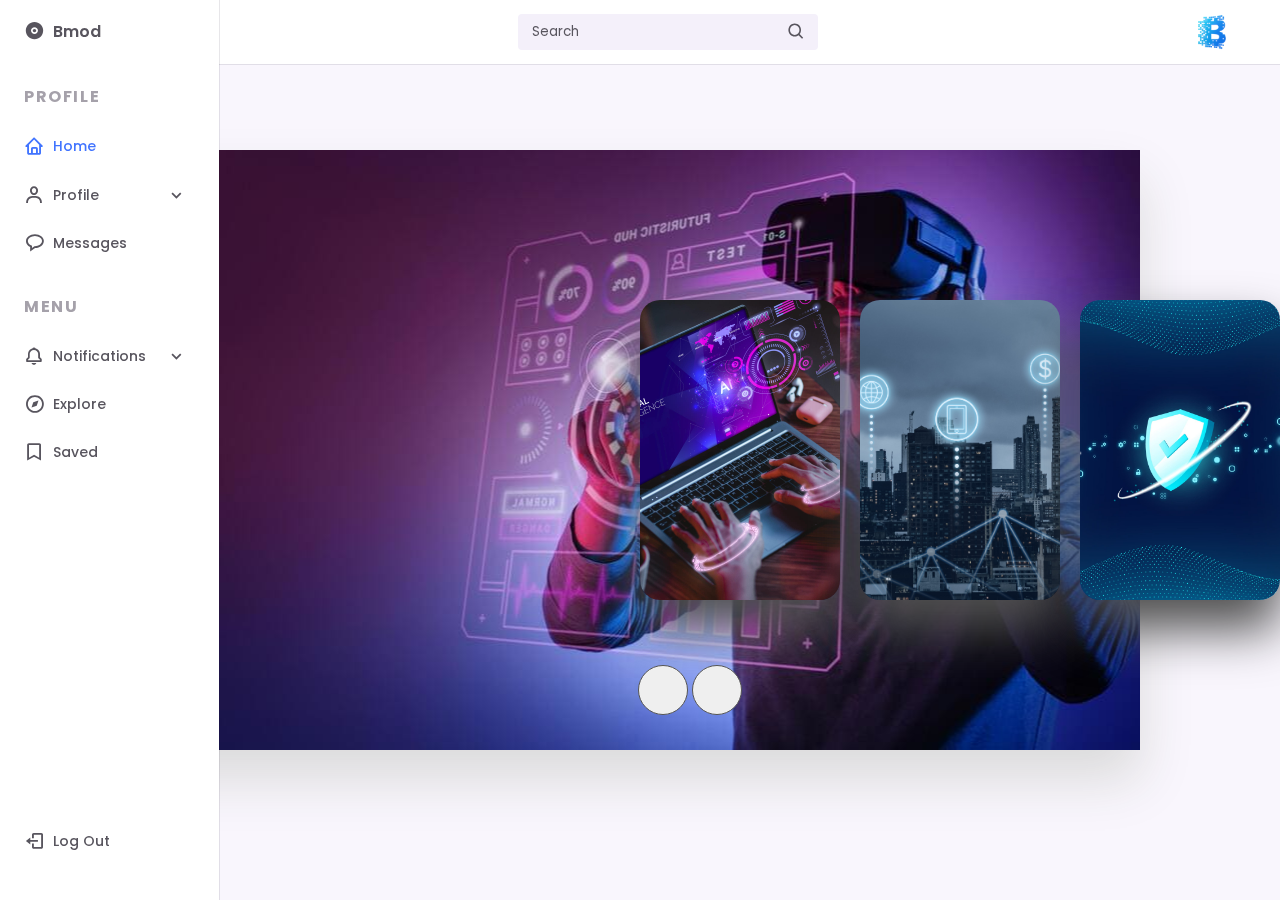
<file: index.html>
<!DOCTYPE html>
<html lang="pt-br">
<head>
    <meta charset="UTF-8">
    <meta name="viewport" content="width=device-width, initial-scale=1.0">
    <meta http-equiv="X-UA-Compatible" content="IE-edge">
    <link rel="preconnect" href="https://fonts.googleapis.com">
    <link rel="preconnect" href="https://fonts.gstatic.com" crossorigin>
    <link rel="stylesheet" href="https://cdn.jsdelivr.net/npm/boxicons@latest/css/boxicons.min.css">
    <link rel="stylesheet" href="css/style.css">
    <link rel="stylesheet" href="css/slider.css">
    <link rel ="website icon" type="svg" href="/assets/FavIcon.png">
    <title>Home</title>
</head>
<body>
  <!--========== HEADER ==========-->
  <header class="header">
    <div class="header__container">
      <img src="assets/logo.png" alt="" class="header__img">
        <a href="/index.html" class="header__logo">Bmod</a>

    <div class="header__search">
    <input type="search" placeholder="Search" class="header__input">
    <i class='bx bx-search header__icon'></i>
    </div>

    <div class="header__toggle">
    <i class='bx bx-menu' id="header-toggle"></i>
    </div>
      </div>
  </header>

  <!--========== NAV ==========-->
  <div class="nav" id="navbar">
    <nav class="nav__container">
    <div>
    <a href="/index.html" class="nav__link nav__logo">
    <i class='bx bxs-disc nav__icon' ></i>
     <span class="nav__logo-name">Bmod</span>
    </a>

    <div class="nav__list">
    <div class="nav__items">
    <h3 class="nav__subtitle">Profile</h3>

    <a href="#" class="nav__link active">
    <i class='bx bx-home nav__icon' ></i>
    <span class="nav__name">Home</span>
    </a>
                      
    <div class="nav__dropdown">
    <a href="#" class="nav__link">
    <i class='bx bx-user nav__icon' ></i>
    <span class="nav__name">Profile</span>
    <i class='bx bx-chevron-down nav__icon nav__dropdown-icon'></i>
    </a>

    <div class="nav__dropdown-collapse">
    <div class="nav__dropdown-content">
    <a href="/Profile/password.html" class="nav__dropdown-item">Passwords</a>
    <a href="/Profile/mail.html" class="nav__dropdown-item">Mail</a>
    <a href="/Profile/Accounts.html" class="nav__dropdown-item">Accounts</a>
    </div>
    </div>
    </div>

    <a href="/Messages/messages.html" class="nav__link">
    <i class='bx bx-message-rounded nav__icon' ></i>
    <span class="nav__name">Messages</span>
    </a>
    </div>

    <div class="nav__items">
    <h3 class="nav__subtitle">Menu</h3>

    <div class="nav__dropdown">
    <a href="#" class="nav__link">
    <i class='bx bx-bell nav__icon' ></i>
    <span class="nav__name">Notifications</span>
    <i class='bx bx-chevron-down nav__icon nav__dropdown-icon'></i>
    </a>

    <div class="nav__dropdown-collapse">
    <div class="nav__dropdown-content">
    <a href="#" class="nav__dropdown-item">Blocked</a>
    <a href="#" class="nav__dropdown-item">Silenced</a>
    <a href="#" class="nav__dropdown-item">Publish</a>
    <a href="#" class="nav__dropdown-item">Program</a>
    </div>
    </div>
    </div>

  <a href="#" class="nav__link">
  <i class='bx bx-compass nav__icon' ></i>
  <span class="nav__name">Explore</span>
  </a>
  <a href="#" class="nav__link">
  <i class='bx bx-bookmark nav__icon' ></i>
  <span class="nav__name">Saved</span>
  </a>
  </div>
  </div>
  </div>

  <a href="#" class="nav__link nav__logout">
  <i class='bx bx-log-out nav__icon' ></i>
  <span class="nav__name">Log Out</span>
  </a>
  </nav>
  </div>

  <!--========== CONTENTS ==========-->
  <main>
    <div class="container">
     <div id="slide">
      <div class="item" style="background-image: url(/assets/slidetest.jpg);">
       <div class="content">
         <div class="name">CAREER</div>
         <div class="des">Lorem ipsum dolor sit, amet consectetur adipisicing elit. Quia, exercitationem. Saepe, deleniti. Adipisci illum, vero ex id inventore, dolores eos doloribus quam consectetur odit blanditiis. Laudantium at odit quibusdam impedit!</div>
     </div>
      </div>

    <div class="item" style="background-image: url(/assets/2.jpg);">
        <div class="content">
        <div class="name">TECNOLOGY</div>
        <div class="des">Lorem ipsum dolor sit amet consectetur adipisicing elit. Perspiciatis sit beatae pariatur repudiandae fuga placeat deserunt, dolores enim. Deserunt dolorem quis optio mollitia fuga facilis exercitationem accusamus pariatur incidunt quae?</div>
     </div>
     </div>

    <div class="item" style="background-image: url(/assets/3.jpg);">
        <div class="content">
        <div class="name">ARTIFICIAL INTELLIGENCE</div>
        <div class="des">Lorem ipsum dolor sit amet consectetur adipisicing elit. </div>
    </div>
    </div>

    <div class="item" style="background-image: url(/assets/4.jpg);">
        <div class="content">
        <div class="name">CLOUD</div>
        <div class="des">Expedita dolore magnam eveniet explicabo voluptate doloribus veritatis, 
            eos cupiditate adipisci autem neque ipsam ab sint officia! 
            </div>
    </div>
    </div>

    <div class="item" style="background-image: url(/assets/7.jpg);">
        <div class="content">
        <div class="name">SECURITY</div>
        <div class="des">Mollitia suscipit veniam eos adipisci!</div>
       
    </div>
    </div>

    <div class="item" style="background-image: url(/assets/6.jpg);">
        <div class="content">
        <div class="name">NEWS</div>
        <div class="des">Lorem ipsum dolor sit amet consectetur adipisicing elit. Commodi qui assumenda cum consequatur odit esse nisi vitae, sit veniam unde numquam quidem. Qui nemo natus enim distinctio, blanditiis veritatis dolores!</div>
    </div>
    </div>
    </div>

        <div class="buttons">
        <button id="prev"><i class="fa-solid fa-angle-left"></i></button>
        <button id="next"><i class="fa-solid fa-angle-right"></i></button>
        </div>
    </div>
</main>


  </main>


  <script src="/js/main.js"></script>
  <script src="/js/slider.js"></script>

 
  
</div>
</body>
</body>
</html>
</file>
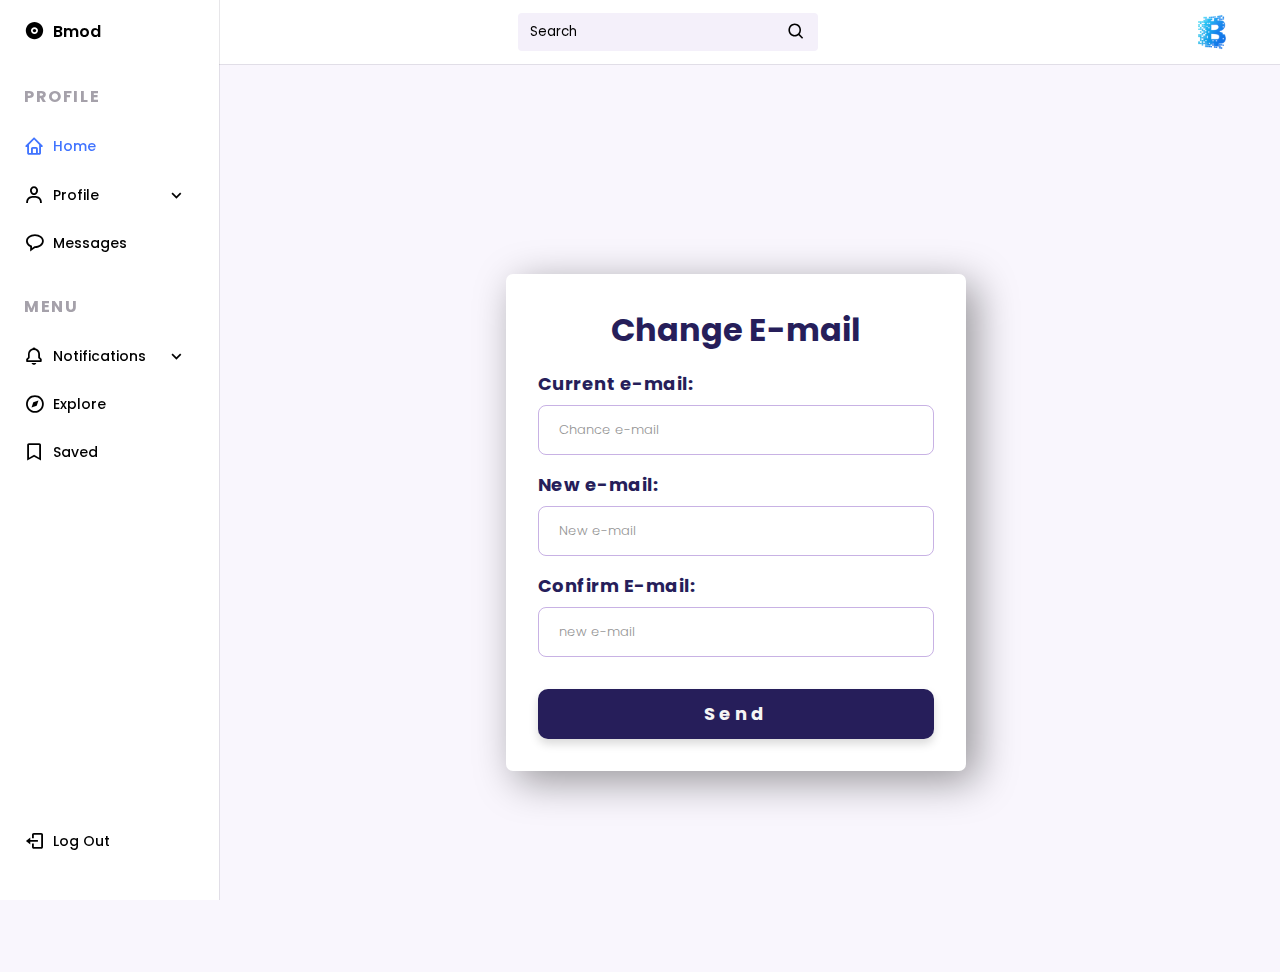
<file: Profile/mail.html>
<html lang="pt-br">
<head>
    <meta charset="UTF-8">
    <meta name="viewport" content="width=device-width, initial-scale=1.0">
    <meta http-equiv="X-UA-Compatible" content="IE-edge">
    <link rel="preconnect" href="https://fonts.googleapis.com">
    <link rel="preconnect" href="https://fonts.gstatic.com" crossorigin>
    <link rel="stylesheet" href="https://cdn.jsdelivr.net/npm/boxicons@latest/css/boxicons.min.css">
    <link rel="stylesheet" href="/css/style.css">
    <link rel="stylesheet" href="/Profile/css/password.css">
    <link rel ="website icon" type="svg" href="/assets/FavIcon.png">
    <title>Mail</title>
</head>

<body>
    <!--========== HEADER ==========-->
    <header class="header">
      <div class="header__container">
        <img src="/assets/logo.png" alt="" class="header__img">
          <a href="/index.html" class="header__logo">Bmod</a>
  
      <div class="header__search">
      <input type="search" placeholder="Search" class="header__input">
      <i class='bx bx-search header__icon'></i>
      </div>
  
      <div class="header__toggle">
      <i class='bx bx-menu' id="header-toggle"></i>
      </div>
        </div>
    </header>
  
    <!--========== NAV ==========-->
    <div class="nav" id="navbar">
      <nav class="nav__container">
      <div>
      <a href="/index.html" class="nav__link nav__logo">
      <i class='bx bxs-disc nav__icon' ></i>
       <span class="nav__logo-name">Bmod</span>
      </a>
  
      <div class="nav__list">
      <div class="nav__items">
      <h3 class="nav__subtitle">Profile</h3>
  
      <a href="/index.html" class="nav__link active">
      <i class='bx bx-home nav__icon' ></i>
      <span class="nav__name">Home</span>
      </a>
                        
      <div class="nav__dropdown">
      <a href="#" class="nav__link">
      <i class='bx bx-user nav__icon' ></i>
      <span class="nav__name">Profile</span>
      <i class='bx bx-chevron-down nav__icon nav__dropdown-icon'></i>
      </a>
  
      <div class="nav__dropdown-collapse">
      <div class="nav__dropdown-content">
      <a href="/Profile/password.html" class="nav__dropdown-item">Passwords</a>
      <a href="/Profile/mail.html" class="nav__dropdown-item">Mail</a>
      <a href="/Profile/Accounts.html" class="nav__dropdown-item">Accounts</a>
      </div>
      </div>
      </div>
  
      <a href="/Messages/messages.html" class="nav__link">
      <i class='bx bx-message-rounded nav__icon' ></i>
      <span class="nav__name">Messages</span>
      </a>
      </div>
  
      <div class="nav__items">
      <h3 class="nav__subtitle">Menu</h3>
  
      <div class="nav__dropdown">
      <a href="#" class="nav__link">
      <i class='bx bx-bell nav__icon' ></i>
      <span class="nav__name">Notifications</span>
      <i class='bx bx-chevron-down nav__icon nav__dropdown-icon'></i>
      </a>
  
      <div class="nav__dropdown-collapse">
      <div class="nav__dropdown-content">
      <a href="#" class="nav__dropdown-item">Blocked</a>
      <a href="#" class="nav__dropdown-item">Silenced</a>
      <a href="#" class="nav__dropdown-item">Publish</a>
      <a href="#" class="nav__dropdown-item">Program</a>
      </div>
      </div>
      </div>
  
    <a href="#" class="nav__link">
    <i class='bx bx-compass nav__icon' ></i>
    <span class="nav__name">Explore</span>
    </a>
    <a href="#" class="nav__link">
    <i class='bx bx-bookmark nav__icon' ></i>
    <span class="nav__name">Saved</span>
    </a>
    </div>
    </div>
    </div>
  
    <a href="#" class="nav__link nav__logout">
    <i class='bx bx-log-out nav__icon' ></i>
    <span class="nav__name">Log Out</span>
    </a>
    </nav>
    </div>
  
    <!--========== CONTENTS ==========-->
<main>       
 <div class="centering">
    <form class="my-form">
    <div class="password-new-row">
    <h1> Change E-mail</h1>
                </div>
        
<div class="text-field">
    <label for="password">Current e-mail:</label>
    <input 
    aria-label="E-mail" 
    type="E-mail" 
    id="E-mail" 
    name="E-mail" 
    placeholder="Chance e-mail" 
    required>
    
            </div>  


            
    <div class="text-field">
    <label for="password">New e-mail:</label>
    <input 
    id="E-mail" 
    type="E-mail" 
    aria-label="E-mail"
    name="E-mail" 
    placeholder="New e-mail"  
    required>
            </div>

    <div class="text-field">
    <label for="password">Confirm E-mail:</label>
    <input 
    id="E-mail" 
    type="E-mail" 
    aria-label="E-mail"
    name="E-mail" 
    placeholder="new e-mail" 
    required>
            </div>        

        
<input type="submit" class="my-form__button" value="Send">    
                
</div>
</div>
</form> 
 </div>
    </main> 
  
  
    <script src="/js/main.js"></script>
  </body>
  </html>
</file>
<file: css/style.css>
/*========== GOOGLE FONTS ==========*/
@import url("https://fonts.googleapis.com/css2?family=Poppins:wght@400;500;600&display=swap");


:root {
  --header-height: 3.5rem;
  --nav-width: 219px;


  --first-color: #4174ff;
  --first-color-light:  #F4F0FA;
  --title-color:  #19181B;
  --text-color: #58555E;
  --text-color-light: #A5A1AA;
  --body-color: #F9F6FD;
  --container-color: #FFFFFF;


  --body-font: 'Poppins', sans-serif;
  --normal-font-size: .938rem;
  --small-font-size: .75rem;
  --smaller-font-size: .75rem;

  
  --font-medium: 500;
  --font-semi-bold: 600;
  --z-fixed: 100;
}

@media screen and (min-width: 1024px) {

:root {
--normal-font-size: 1rem;
--small-font-size: .875rem;
--smaller-font-size: .813rem;
}
}


*, ::before, ::after {
  box-sizing: border-box;
}

body {
margin: var(--header-height) 0 0 0;
padding: 1rem 1rem 0;
font-family: var(--body-font);
font-size: var(--normal-font-size);
background-color: var(--body-color);
color: var(--text-color);
}

h3 {
margin: 0;
}

a {
text-decoration: none;
}

img {
max-width: 100%;
height: auto;
}

/*========== HEADER ==========*/
.header {
position: fixed;
top: 0;
left: 0;
width: 100%;
background-color: var(--container-color);
box-shadow: 0 1px 0 rgba(22, 8, 43, 0.1);
padding: 0 1rem;
z-index: var(--z-fixed);
}

.header__container {
display: flex;
align-items: center;
height: var(--header-height);
justify-content: space-between;
}

.header__img {
width: 35px;
height: 35px;
border-radius: 50%;
}

.header__logo {
color: var(--title-color);
font-weight: var(--font-medium);
display: none;
}

.header__search {
display: flex;
padding: .40rem .75rem;
background-color: var(--first-color-light);
border-radius: .25rem;
}

.header__input {
width: 100%;
border: none;
outline: none;
background-color: var(--first-color-light);
}

.header__input::placeholder {
font-family: var(--body-font);
color: var(--text-color);
}

.header__icon, 
.header__toggle {
font-size: 1.2rem;
}

.header__toggle {
color: var(--title-color);
cursor: pointer;
}

/*========== NAV ==========*/
.nav {
position: fixed;
top: 0;
left: -100%;
height: 100vh;
padding: 1rem 1rem 0;
background-color: var(--container-color);
box-shadow: 1px 0 0 rgba(22, 8, 43, 0.1);
z-index: var(--z-fixed);
transition: .4s;
}

.nav__container {
height: 100%;
display: flex;
flex-direction: column;
justify-content: space-between;
padding-bottom: 3rem;
overflow: auto;
scrollbar-width: none; /* For mozilla */
}

/* For Google Chrome and others */
.nav__container::-webkit-scrollbar {
display: none;
}

.nav__logo {
font-weight: var(--font-semi-bold);
margin-bottom: 2.5rem;
}

.nav__list, 
.nav__items {
display: grid;
}

.nav__list {
row-gap: 2.5rem;
}

.nav__items {
row-gap: 1.5rem;
}

.nav__subtitle {
font-size: var(--normal-font-size);
text-transform: uppercase;
letter-spacing: .1rem;
color: var(--text-color-light);
}

.nav__link {
display: flex;
align-items: center;
color: var(--text-color);
}

.nav__link:hover {
color: var(--first-color);
}

.nav__icon {
font-size: 1.2rem;
margin-right: .5rem;
}

.nav__name {
font-size: var(--small-font-size);
font-weight: var(--font-medium);
white-space: nowrap;
}

.nav__logout {
margin-top: 5rem;
}

/* Dropdown */
.nav__dropdown {
overflow: hidden;
max-height: 21px;
transition: .4s ease-in-out;
}

.nav__dropdown-collapse {
background-color: var(--first-color-light);
border-radius: .25rem;
margin-top: 1rem;
}

.nav__dropdown-content {
display: grid;
row-gap: .5rem;
padding: .75rem 2.5rem .75rem 1.8rem;
}

.nav__dropdown-item {
font-size: var(--smaller-font-size);
font-weight: var(--font-medium);
color: var(--text-color);
}

.nav__dropdown-item:hover {
color: var(--first-color);
}

.nav__dropdown-icon {
margin-left: auto;
transition: .4s;
}

/* Show dropdown collapse */
.nav__dropdown:hover {
max-height: 100rem;
}

/* Rotate icon arrow */
.nav__dropdown:hover .nav__dropdown-icon {
transform: rotate(180deg);
}

/*===== Show menu =====*/
.show-menu {
left: 0;
}

/*===== Active link =====*/
.active {
color: var(--first-color);
}

/* ========== MEDIA QUERIES ==========*/
/* For small devices reduce search*/
@media screen and (max-width: 320px) {
  .header__search {
    width: 70%;
  }
}

@media screen and (min-width: 768px) {
  body {
    padding: 1rem 3rem 0 6rem;
  }
  .header {
    padding: 0 3rem 0 6rem;
  }
  .header__container {
    height: calc(var(--header-height) + .5rem);
  }
  .header__search {
    width: 300px;
    padding: .55rem .75rem;
  }
  .header__toggle {
    display: none;
  }
  .header__logo {
    display: block;
  }
  .header__img {
    width: 40px;
    height: 40px;
    order: 1;
  }
  .nav {
    left: 0;
    padding: 1.2rem 1.5rem 0;
    width: 68px; /* Reduced navbar */
  }
  .nav__items {
    row-gap: 1.7rem;
  }
  .nav__icon {
    font-size: 1.3rem;
  }

  /* Element opacity */
  .nav__logo-name, 
  .nav__name, 
  .nav__subtitle, 
  .nav__dropdown-icon {
    opacity: 0;
    transition: .3s;
  }
  
  
  /* Navbar expanded */
  .nav:hover {
    width: var(--nav-width);
  }
  
  /* Visible elements */
  .nav:hover .nav__logo-name {
    opacity: 1;
  }
  .nav:hover .nav__subtitle {
    opacity: 1;
  }
  .nav:hover .nav__name {
    opacity: 1;
  }
  .nav:hover .nav__dropdown-icon {
    opacity: 1;
  }
}
</file>
<file: css/slider.css>
main{
    background-color: #eaeaea;
    overflow: hidden;
  }
  .container{
    position: absolute;
    left:50%;
    top:50%;
    transform: translate(-50%,-50%);
    width:1000px;
    height:600px;
    padding:50px;
    background-color: #f5f5f5;
    box-shadow: 0 30px 50px #dbdbdb;
  }
  #slide{
    width:max-content;
    margin-top:50px;
  }
  .item{
    width:200px;
    height:300px;
    background-position: 50% 50%;
    display: inline-block;
    transition: 0.5s;
    background-size: cover;
    position: absolute;
    z-index: 1;
    top:50%;
    transform: translate(0,-50%);
    border-radius: 20px;
    box-shadow:  0 30px 50px #505050;
  }
  .item:nth-child(1),
  .item:nth-child(2){
    left:0;
    top:0;
    transform: translate(0,0);
    border-radius: 0;
    width:100%;
    height:100%;
    box-shadow: none;
  }
  .item:nth-child(3){
    left:50%;
  }
  .item:nth-child(4){
    left:calc(50% + 220px);
  }
  .item:nth-child(5){
    left:calc(50% + 440px);
  }
  .item:nth-child(n+6){
    left:calc(50% + 660px);
    opacity: 0;
  }
  .item .content{
    position: absolute;
    top:50%;
    left:100px;
    width:300px;
    text-align: left;
    padding:0;
    color:#eee;
    transform: translate(0,-50%);
    display: none;
    font-family: system-ui;
  }
  .item:nth-child(2) .content{
    display: block;
    z-index: 11111;
  }
  .item .name{
    font-size: 40px;
    font-weight: bold;
    opacity: 0;
    animation:showcontent 1s ease-in-out 1 forwards
  }
  .item .des{
    margin:20px 0;
    opacity: 0;
    animation:showcontent 1s ease-in-out 0.3s 1 forwards
  }
  .item button{
    padding:10px 20px;
    border:none;
    opacity: 0;
    animation:showcontent 1s ease-in-out 0.6s 1 forwards
  }
  @keyframes showcontent{
    from{
        opacity: 0;
        transform: translate(0,100px);
        filter:blur(33px);
    }to{
        opacity: 1;
        transform: translate(0,0);
        filter:blur(0);
    }
  }
  .buttons{
    position: absolute;
    bottom:30px;
    z-index: 222222;
    text-align: center;
    width:100%;
  }
  .buttons button{
    width:50px;
    height:50px;
    border-radius: 50%;
    border:1px solid #555;
    transition: 0.5s;
  }.buttons button:hover{
    background-color: rgb(1, 77, 148);
  }
</file>
<file: Profile/css/password.css>
@import url('https://fonts.googleapis.com/css2?family=Poppins:wght@300;400;500;700&display=swap');


:root {
--primary: #261e5a ; 
--primary-hover: #efd0f8 ;
--secondary: #030303 ;
--secondary-hover: #dd946f ;
--aura:#9265CA80 ;
--background: #f5f5f5 ;
--text-color: rgb(0, 0, 0);
}

* {
margin: 0;
padding: 0;
box-sizing: border-box;
font-family: 'poppins', sans-serif;
}


h1 {
color: #261e5a;
}

.background {
content: "";
position: absolute;
height: 100vh;
width: 100vw;
display: grid;
place-items: center;
background-color: #f5f5f5;
opacity: 0.5;
background-size: 100%;
background-repeat: no-repeat;
background-size: auto;
}

.centering {
display: flex;
justify-content: center;
align-items: center;
height: 100vh;
width: 100vw;
}


.my-form {
display: flex;
flex-direction: column;
position: relative;
gap: 16px;
background-color: #fff;
border-radius: 7px;
box-shadow: 10px 10px 40px rgba(0, 0, 0, 0.4);
min-width: 280px;
max-width: 460px;
width: 100%;
padding: 32px;
}


.password-welcome {
height: 80px;
width: 80px;
border-radius: 50%;
object-fit: cover;
}

.password-new-row {
display: flex;
width: 100%;
justify-content: center;
align-items: center;
flex-direction: column;
gap: 8px;
}

.my-form__button {
background-color: var(--primary);
color: #f5f5f5;
white-space: nowrap;
border: none;
display: flex;
justify-content: center;
align-items:center;
margin-top: 16px;
line-height: 50px ;
outline: none;
font-size: 18px;
letter-spacing: 0.25rem;
text-decoration: none;
cursor: pointer;
font-weight: 700;
min-height: 50px;
width: 100%;
border-radius: 10px;
box-shadow: 0 5px 10px rgba(0,0,0,.15);
transition: all .3s ease;
-webkit-transition: all .3s ease;
}

.text-field input {
color: #030303;
font-size: 13px;
font-weight: 300;
max-width: 100%;
width: 100%;
border: 1px solid var(--aura);
height: 50px;
letter-spacing: 03.rem;
background-color: transparent;
outline: none;
transition: .25s;
border-radius: 8px;
text-indent: 20px;
margin-top: 8px;
}

.myform__button:hover {
background-color: #f5f5f5;
}

.text-field {
position: relative;
}

.text-field input::-webkit-input-placeholder {  
    color: #949494;
}

.text-field input:focus {
border: 1px solid var(--primary);
}

.text-field label {
color: #261e5a;
font-size: 18px;
font-weight: 700;
letter-spacing: .03rem;
z-index: 10;
}

.my-form__actions {
display: flex;
flex-direction: column;
color: #030303;
gap: 16px;
margin-top: 8px;
font-size: 13px;
}

.my-form__actions a {
color: #261e5a;
font-weight: 500px;
font-size: 13px;
}

.my-form__actions a:hover {
color: #dd946f;
}



.my-form__row {
display: flex;
justify-content: space-between;
}
</file>
